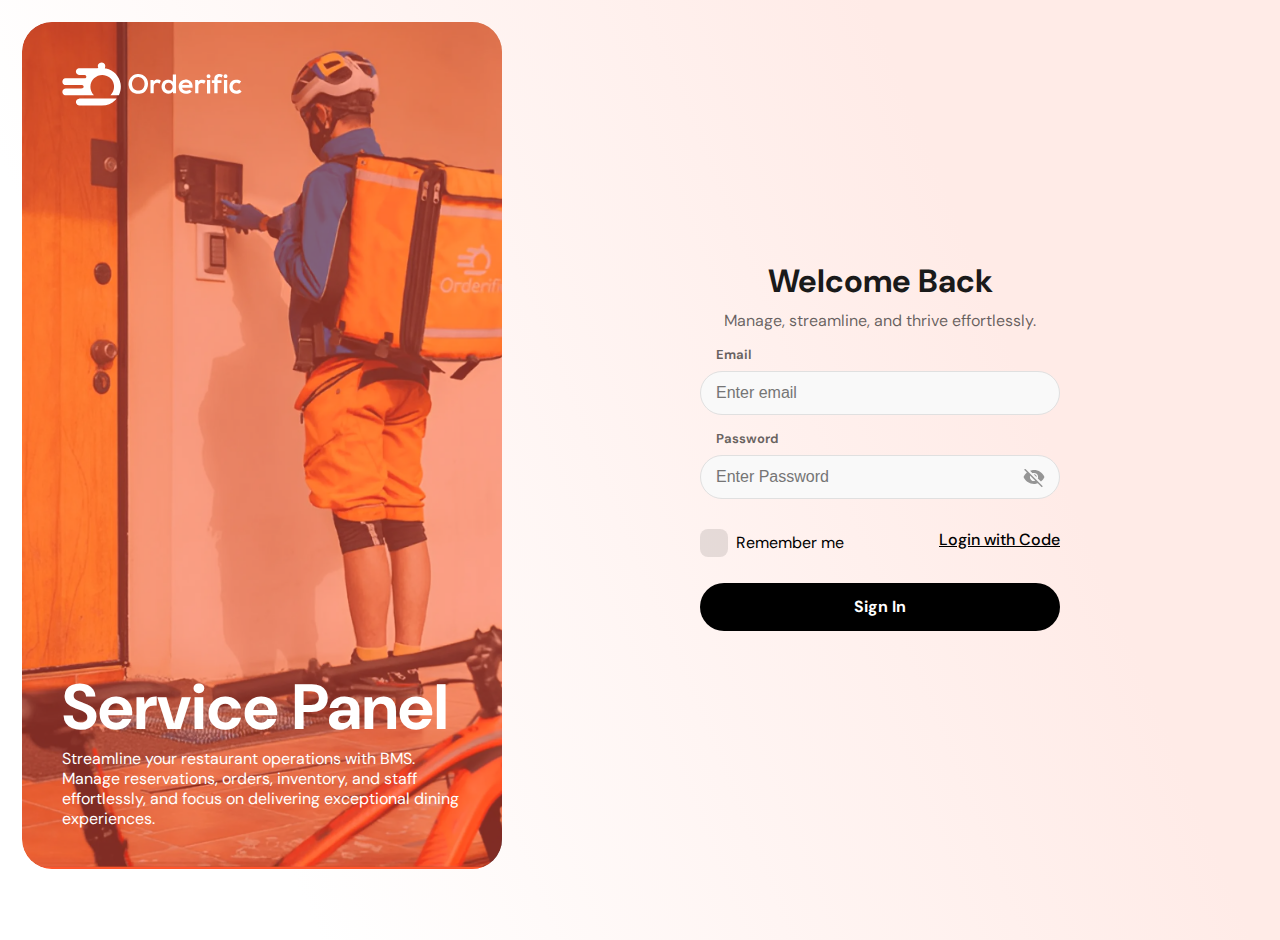
<file: index1.html>
<!doctype html> 
<html>
<head>  
    <meta charset="UTF-8">
    <meta name="viewport" content="width=device-width, initial-scale=1.0">
    <link rel="preconnect" href="https://fonts.googleapis.com">
    <link rel="preconnect" href="https://fonts.gstatic.com" crossorigin>
    <link href="https://fonts.googleapis.com/css2?family=DM+Sans:ital,opsz,wght@0,9..40,100..1000;1,9..40,100..1000&display=swap" rel="stylesheet">
</head>
<style>
    * {
        margin: 0;
        padding: 0;
        box-sizing: border-box;
    }
    
    body {
        font-family: "DM Sans", sans-serif;
        font-optical-sizing: auto;
        font-style: normal;
        background: linear-gradient(67.75deg, #FFFFFF 19.18%, #FFEBE7 75.31%);
        width: 100%;
        min-height: 100vh;
        overflow-x: hidden;
        display: flex;
        justify-content: space-between;
        flex-direction: column;
        flex-wrap: nowrap;
    }
    
    .main-container {
        padding: 20px;
    }
    
    .table-container {
        width: 100%;
        min-height: 100vh;
        overflow: hidden;
    }
    
    .table-row {
        display: grid;
        grid-template-columns: 0.6fr 2fr;
        gap: 0;
        border-radius: 30px;
        grid-template-rows: auto;
        min-height: 0;
        overflow: auto;
    }
    
    .parent-imgsec {
        background-image: url('introduction.png');
        background-size: cover;
        position: relative;
        padding: 40px;
        border-radius: 30px;
        background-color: #ff5524;
        width: 480px;
        max-width: 100%;
        min-height: 300px;
    }
    
    .parent-imgsec::before {
        content: '';
        position: absolute;
        border-radius: 30px;
        top: 0;
        left: 0;
        width: 480px;
        height: 100%;
        background: rgba(255, 86, 52, 0.5);
        z-index: 1;
    }
    
    .left-side {
        position: relative;
        z-index: 5;
        display: flex;
        flex-direction: column;
        color: rgba(255, 255, 255, 1);
        min-height: 100%;
    }
    
    .logo {
        width: 180px;
    }
    
    .text-title {
        font-size: 64px;
        font-weight: 700;
        margin-top: 140%;
    }
    
    .text {
        font-size: 16px;
        line-height: 20px;
        color: rgba(255, 255, 255, 1);
    }
    
    .parent-form {
        padding-left: 40px;
        padding-right: 40px;
        align-content: center;
        color: rgba(255, 255, 255, 1);
        min-height: 100%;
        justify-content: center;
        width: 100%;
        display: flex; /* or any layout that puts children side by side */
        flex-direction: row;
        align-items: center;
    }
    
    .right-side {
        display: flex;
        flex-direction: column;
        gap: 8px;
        max-width: 360px;
        width: 100%;
        
    }
    
    .right-side h3 {
        font-size: 32px;
        font-weight: 700;
        color: #1A1A1A;
        text-align: center;
    }
    
    .subtitle {
        font-size: 16px;
        color: rgba(0, 0, 0, 0.6);
        margin-bottom: 8px;
        text-align: center;
    }
    
    .label1 {
        color: rgba(0, 0, 0, 0.6);
        margin-bottom: 8px;
        display: block;
        padding-left: 16px;
        font-family: DM Sans;
        font-weight: 700;
        font-size: 13px;
        line-height: 16px;
        letter-spacing: 0%;
    }
    
    .right-side input[type="email"],
    .right-side input[type="password"] {
        width: 100%;
        padding: 12px 15px;
        border: 1px solid #E0E0E0;
        border-radius: 25px;
        font-size: 1rem;
        background-color: #F9F9F9;
        margin-bottom: 16px;
        margin-top: 0px;
    }
    
    .password-container {
        position: relative;
    }
    
    .eye-icon {
        position: absolute;
        right: 15px;
        top: 23px;
        transform: translateY(-50%);
        color: #666;
    }
    
    .form-options {
        display: flex;
        justify-content: space-between;
        /* margin-bottom: 14px; */
        font-size: 16px;
        margin-top: 14px;
    }
    
    .form-options label {
        display: flex;
        align-items: center;
        gap: 8px;
        color: black;
    }
    
    .form-options a {
        color: rgba(0, 0, 0, 1);
        text-decoration: underline;
        text-decoration-color: black;
        text-decoration-thickness: 2px; /* Adjust thickness of the underline */
        font-size: 16px;
        font-weight: 500;
    }
    
    .Remember {
        color: rgba(0, 0, 0, 1);
        padding-left: 0px;
        font-size: 16px;
    }
    
    .right-side input[type="checkbox"] {
        appearance: none;
        border-radius: 8px;
        border: none;
        width: 28px;
        height: 28px;
        background-color: rgba(0, 0, 0, 0.1);
        cursor: pointer;
        position: relative;
    }
        
    .right-side button {
        background-color: rgba(0, 0, 0, 1);
        color: rgba(255, 255, 255, 1);
        padding-left: 32px;
        padding-right: 32px;
        border: none;
        border-radius: 25px;
        font-family: DM Sans;
        font-weight: 700;
        font-size: 16px;
        line-height: 24px;
        cursor: pointer;
        transition: background-color 0.3s;
        text-align: center;
        width: 100%;
        margin-top: 26px;
        height: 48px;
    }
    
    .right-side button:hover {
        background-color: rgba(0, 0, 0, 0.05);
        color: rgba(0, 0, 0, 0.4);
    }
    
    .logo2 {
        display: none;
    }
    
    .panel {
        display: none;
    }
    
    /* cehck box */
    .right-side input[type="checkbox"]:checked::after {
        content: '✔';
        position: absolute;
        left: 8px;
        top: 4px;
        font-size: 16px;
        color: #000;
    }
    
    @media (max-width: 1024px) {
        .main-container {
            max-width: 100vw;
            /* background: linear-gradient(33.85deg, #FDE8E4 37.88%, #ECECEC 73.61%); */
            height: auto;
            padding-left: 48px;
            padding-right: 48px;
        }
    
        .table-container {
            height: auto;
        }
    
        .table-row {
            grid-template-columns: 1fr;
            grid-template-rows: auto auto;
            height: auto;
            border-radius: 20px;
            justify-items: center;
            align-items: center;
        }
    
        .parent-imgsec {
            padding: 20px;
            border-radius: 20px 20px 0 0;
            height: 300px;
            background-size: cover;
            background-position: center;
            display: none;
        }
    
        .parent-imgsec::before {
            border-radius: 20px 20px 0 0;
            display: none;
        }
    
        .left-side {
            align-items: center;
            text-align: center;
        }
    
        .logo {
            width: 120px;
        }
    
        .logo2 {
            display: flex;
            align-items: center;
            gap: 2px;
            text-align: center;
            flex-wrap: nowrap;
            position: absolute;
            left: 50%;
            transform: translateX(-50%);
            grid-template-columns: 1fr;
        }
    
        .logo2 img {
            display: block;
        }
    
        .panel {
            display: block;
            font-size: 32px;
            color: #1A1A1A;
            font-weight: 600;
            position: absolute;
            left: 50%;
            transform: translateX(-50%);
            grid-template-columns: 1fr;
            margin-top: 70px;
        }
    
        .text-title {
            font-size: 36px;
            margin-top: 20px;
        }
    
        .text {
            font-size: 0.9rem;
        }
    
        .parent-form {
            padding-left: 20px;
            padding-right: 20px;
            border-radius: 0 0 20px 20px;
            /* background: linear-gradient(33.85deg, #FDE8E4 37.88%, #ECECEC 73.61%); */
            position: absolute;
            top: 50%;
            transform: translateY(-50%);
            /* width: 61%; */
        }
    
        .right-side {
            max-width: 360px;
            padding: 0 10px;
            margin-left: 0px;
        }
    
        .right-side h3 {
            font-size: 1.5rem;
        }
    
        .subtitle {
            font-size: 14px;
        }
    
        .right-side input[type="email"],
        .right-side input[type="password"] {
            padding: 10px 12px;
            font-size: 0.9rem;
        }
    
        .right-side button {
            padding: 10px;
            font-size: 0.9rem;
        }
    
        .eye-icon {
            top: 20px;
        }
    }
    
    /* Media Query for Very Small Screens (max-width: 480px) */
    @media (max-width: 480px) {
        .main-container {
            max-width: 100vw;
            padding: 16px;
            /* background: linear-gradient(33.85deg, #FDE8E4 37.88%, #ECECEC 73.61%); */
        }
    
        .parent-imgsec {
            height: 250px;
            display: none;
        }
    
        .parent-form {
            width: 100%;
        }
        
        .logo2 {
            left: 50%;
            height: 42px;
            overflow: hidden;
        }
    
        .logo2 img {
            display: block;
        }
    
        .lg {
            height: 40px;
            width: auto;
        }
    
        .right-side h3 {
            font-size: 1.3rem;
        }
    
        .subtitle {
            font-size: 12px;
        }
    
        .panel {
            font-size: 18px;
            margin-top: 40px;
        }
    }
    
    @media (min-resolution: 1dpi) {
        .main-container {
            transform: scale(1);
        }
    }
</style>
<body>
    <div class="main-container">
       <div class="logo2"> <img src="Logo2.png" alt="logo2" class="lg"></div>
       <b class="panel">Service Panel</b>
        <table class="table-container">
            <tr class="table-row">
                <!-- Left side image section -->
                <td class="parent-imgsec">
                    <div class="left-side">
                        <img class="logo" src="logo.svg" alt="logo">
                        
                        <h2 class="text-title">Service Panel</h2>
                        <p class="text">Streamline your restaurant operations with BMS. Manage reservations, orders, inventory, and staff effortlessly, and focus on delivering exceptional dining experiences.</p>
                    </div>
                </td>
                <!-- Right side form -->
                <td class="parent-form">
                    <div class="right-side">
                        <h3>Welcome Back</h3>
                        <p class="subtitle">Manage, streamline, and thrive effortlessly.</p>
                        <form action="OTP.html" method="post">
                            <label class="label1">Email</label>
                            <input type="email" placeholder="Enter email" required><br>
                            <label class="label1">Password</label>
                            <div class="password-container">
                                <input type="password" placeholder="Enter Password" required>
                                <span><img class="eye-icon" src="eye.svg"></span>
                            </div>
                            <div class="form-options">
                                <label class="Remember">
                                    <input class="check" type="checkbox" name="rememberMe"> Remember me
                                </label>
                                <a href="#" style="text-decoration: underline; text-decoration-color: black;">Login with Code</a>
                            </div>
                            <button type="submit" name="submit">Sign In</button>
                        </form>
                    </div>
                </td>
            </tr>
        </table>
    </div>
</body>
</html>
</file>
